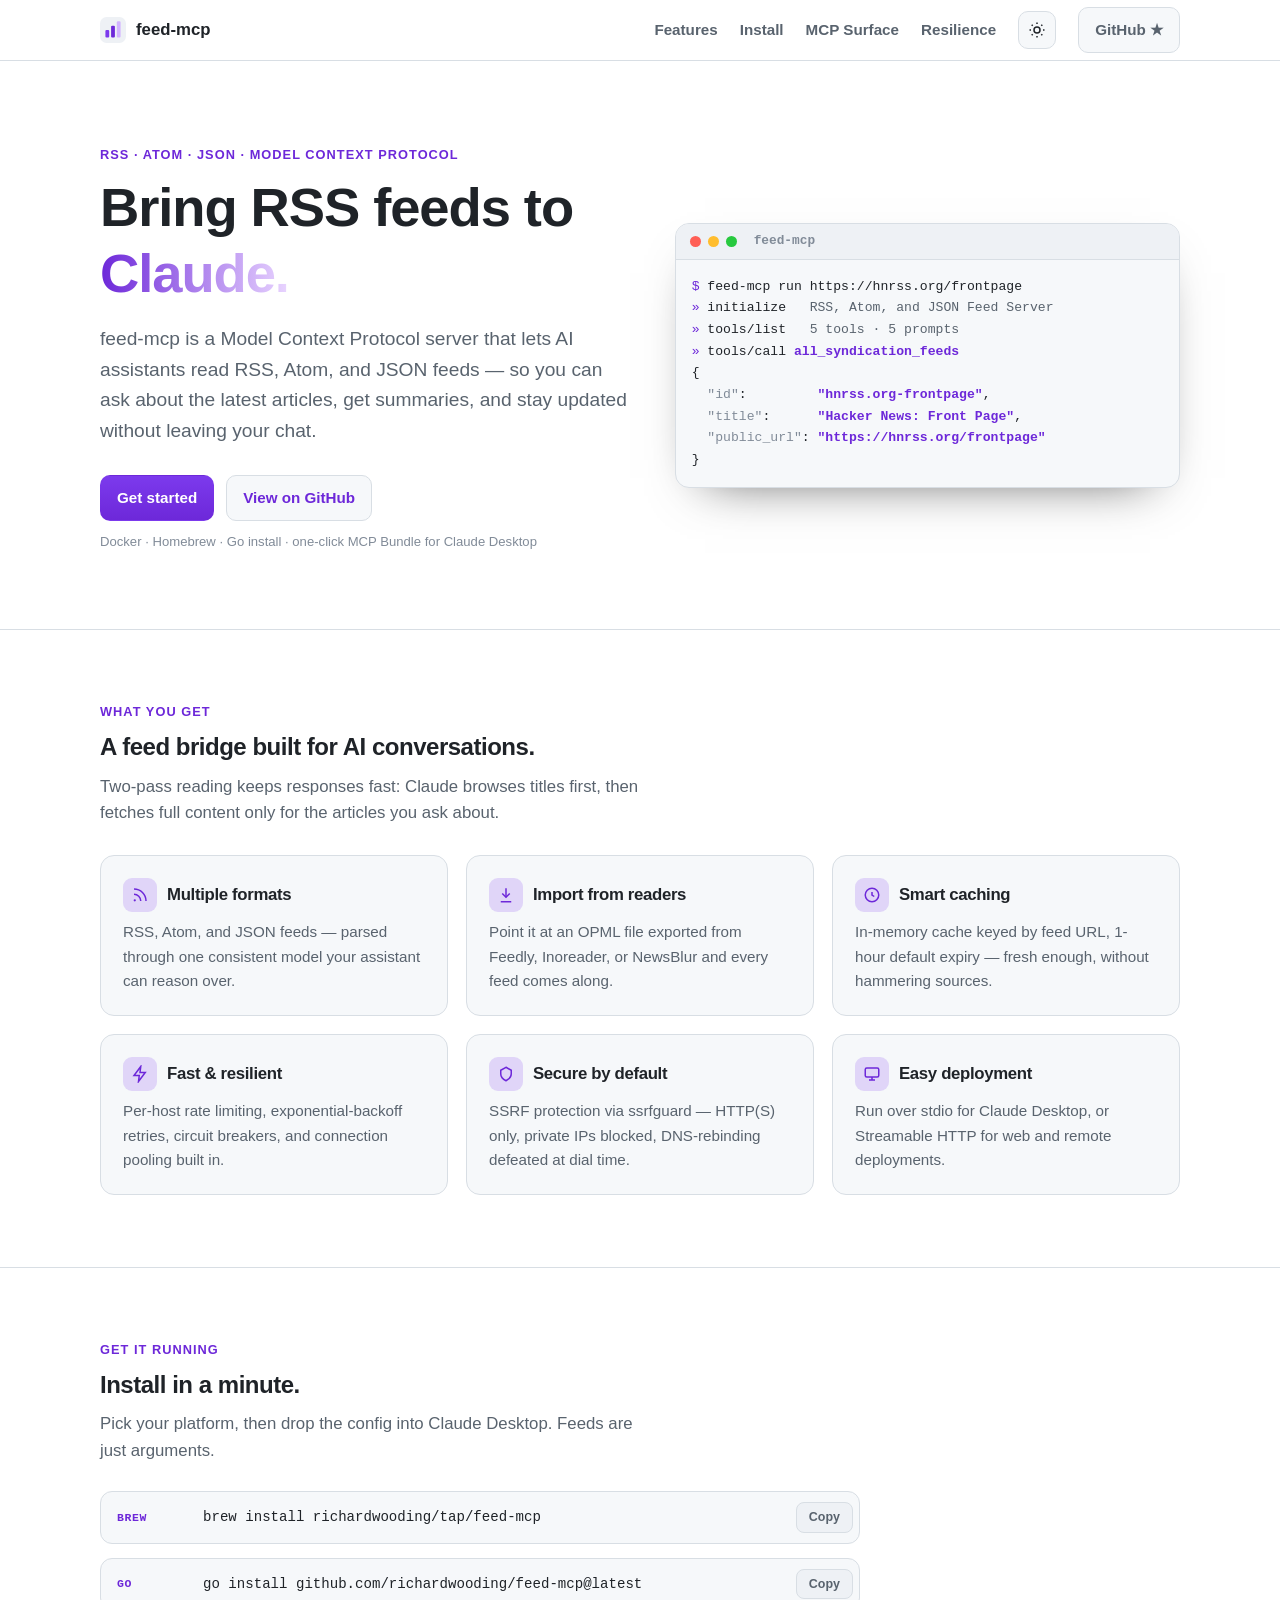
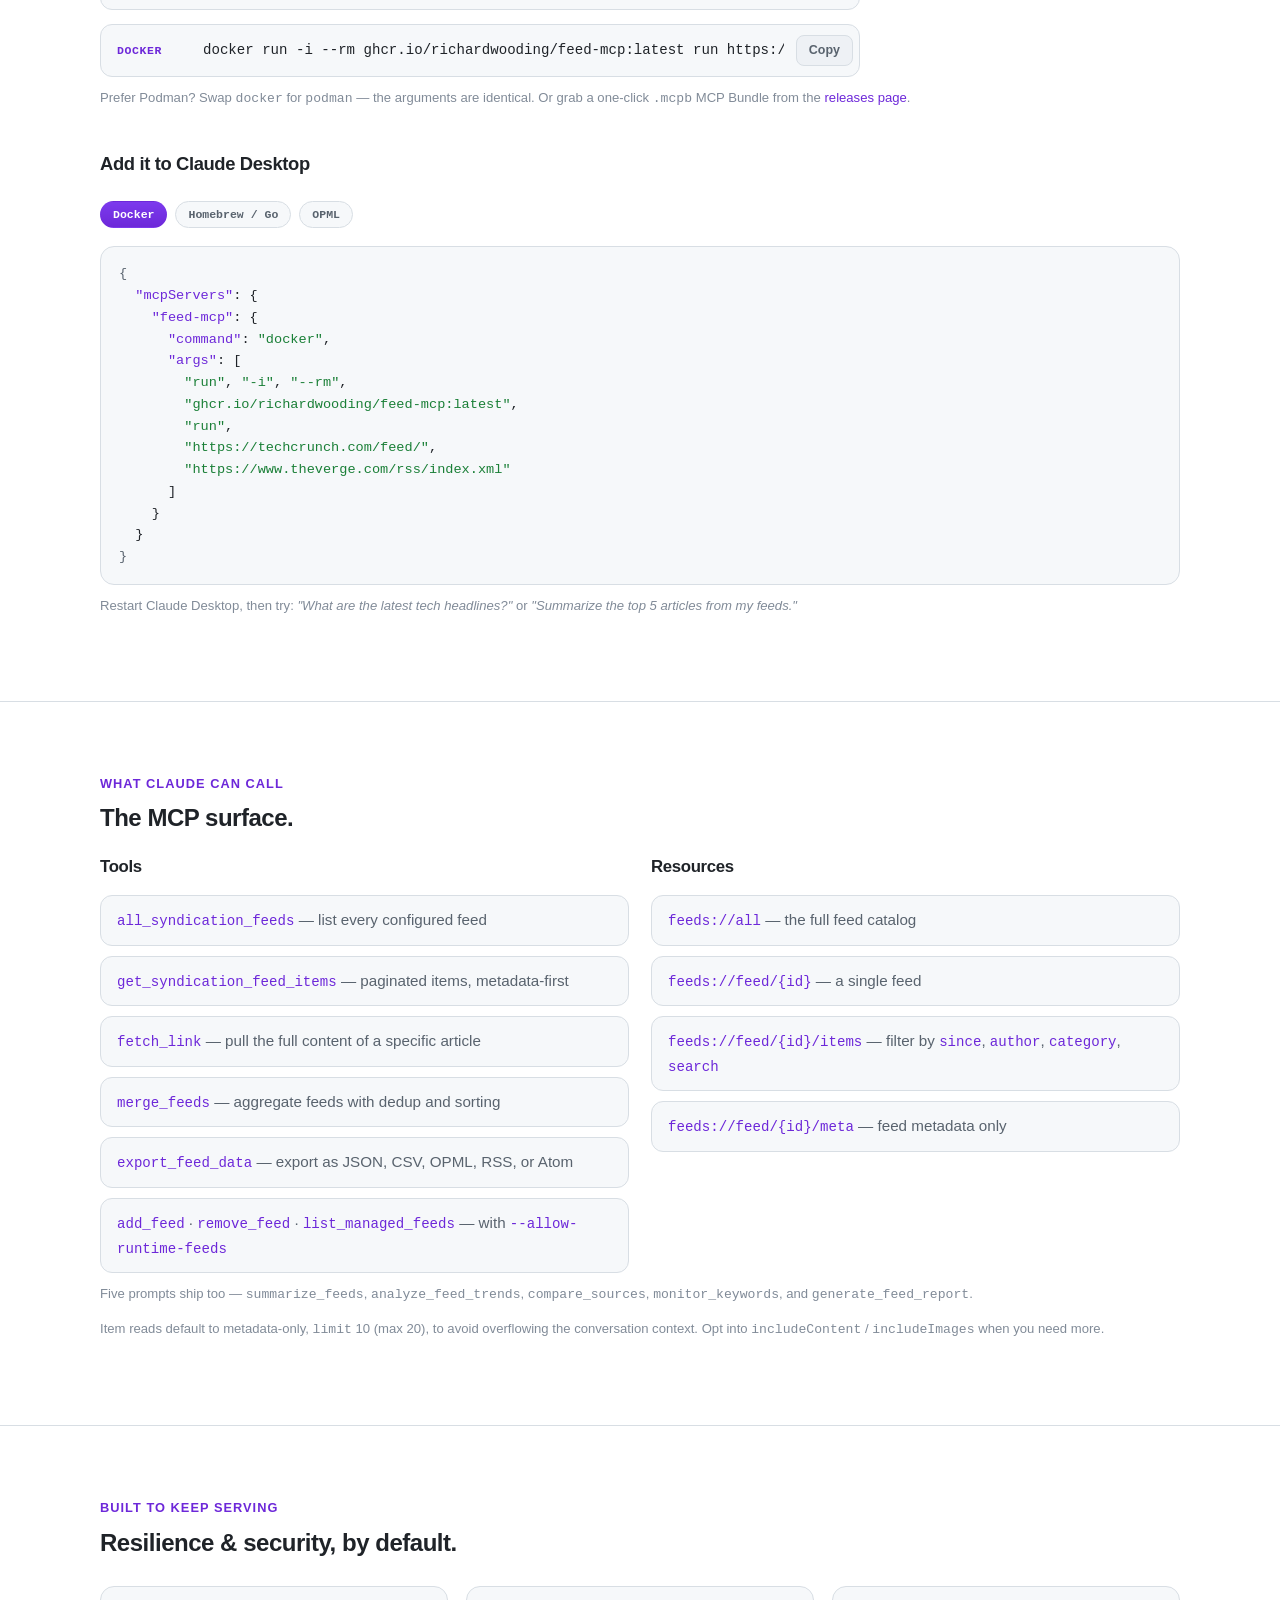
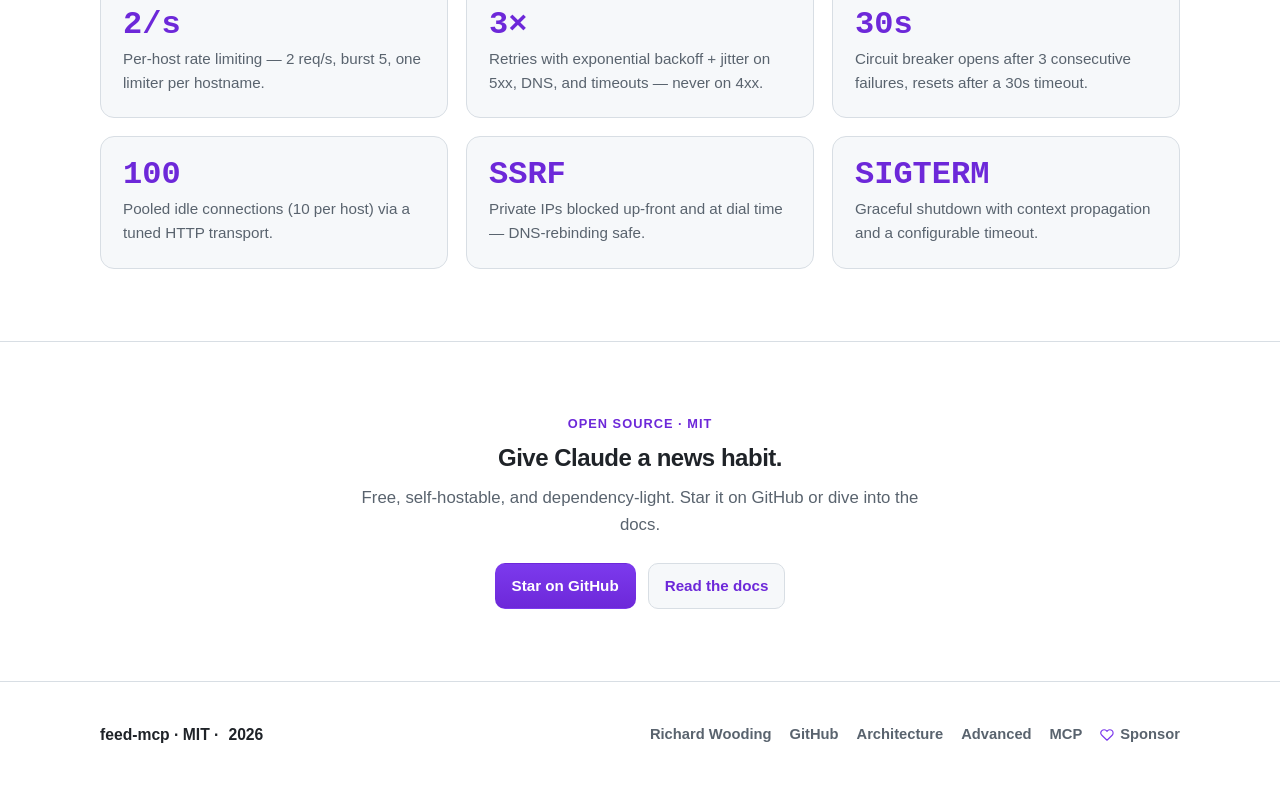
<file: docs/index.html>
<!doctype html>
<html lang="en">
<head>
  <meta charset="utf-8">
  <meta name="viewport" content="width=device-width, initial-scale=1">
  <!-- Google Tag Manager -->
  <script>(function(w,d,s,l,i){w[l]=w[l]||[];w[l].push({'gtm.start':
  new Date().getTime(),event:'gtm.js'});var f=d.getElementsByTagName(s)[0],
  j=d.createElement(s),dl=l!='dataLayer'?'&l='+l:'';j.async=true;j.src=
  'https://www.googletagmanager.com/gtm.js?id='+i+dl;f.parentNode.insertBefore(j,f);
  })(window,document,'script','dataLayer','GTM-NB62JPNJ');</script>
  <!-- End Google Tag Manager -->
  <title>feed-mcp — Bring RSS feeds to Claude</title>
  <meta name="description" content="feed-mcp is a Model Context Protocol server that lets Claude read RSS, Atom, and JSON feeds — with smart caching, rate limiting, circuit breakers, and SSRF protection.">
  <meta property="og:url" content="https://richardwooding.github.io/feed-mcp/">
  <meta property="og:site_name" content="Richard Wooding">
  <meta property="og:image" content="https://richardwooding.github.io/feed-mcp/og.png">
  <meta property="og:image:width" content="1200">
  <meta property="og:image:height" content="630">
  <meta property="og:image:alt" content="feed-mcp — Bring RSS feeds to Claude">
  <meta name="twitter:card" content="summary_large_image">
  <meta name="twitter:title" content="feed-mcp — Bring RSS feeds to Claude">
  <meta name="twitter:description" content="An MCP server that fetches RSS/Atom/JSON feeds and serves them to AI assistants.">
  <meta name="twitter:image" content="https://richardwooding.github.io/feed-mcp/og.png">
  <link rel="canonical" href="https://richardwooding.github.io/feed-mcp/">
  <meta property="og:title" content="feed-mcp — Bring RSS feeds to Claude">
  <meta property="og:description" content="An MCP server that fetches RSS/Atom/JSON feeds and serves them to AI assistants.">
  <meta property="og:type" content="website">
  <link rel="stylesheet" href="gloam.css">
  <script>try{var t=localStorage.getItem("gl-theme");if(t)document.documentElement.setAttribute("data-theme",t)}catch(e){}</script>
  <style>
    /* page-local extras, all derived from gloam tokens */
    .gl-config { background: var(--gl-panel); border: 1px solid var(--gl-border); border-radius: var(--gl-radius);
      padding: 16px 18px; overflow-x: auto; font-size: .85rem; line-height: 1.6; margin: 0; font-family: var(--gl-mono); }
    .gl-config .c { color: var(--gl-faint); }
    .gl-config .k { color: var(--gl-accent-2); }
    .gl-config .s { color: var(--gl-green); }
    .gl-config .p { color: var(--gl-muted); }
    .gl-panel-list { list-style: none; margin: 18px 0 0; padding: 0; display: grid; gap: 10px; }
    .gl-panel-list li { background: var(--gl-panel); border: 1px solid var(--gl-border); border-radius: 12px;
      padding: 12px 16px; color: var(--gl-muted); font-size: .95rem; }
    .gl-panel-list code { color: var(--gl-accent-2); font-size: .88rem; }
    .gl-tab-wrap { margin-top: 18px; }
    .gl-tab-wrap [data-gl-panel] { margin-top: 16px; }
    .gl-two-col { display: grid; grid-template-columns: 1fr 1fr; gap: 22px; align-items: start; }
    @media (max-width: 760px) { .gl-two-col { grid-template-columns: 1fr; } }
  </style>
</head>
<body class="gl">
<!-- Google Tag Manager (noscript) -->
<noscript><iframe src="https://www.googletagmanager.com/ns.html?id=GTM-NB62JPNJ"
height="0" width="0" style="display:none;visibility:hidden"></iframe></noscript>
<!-- End Google Tag Manager (noscript) -->
  <a class="gl-skip" href="#main">Skip to content</a>

  <header class="gl-nav">
    <div class="gl-wrap">
      <span class="gl-brand">
        <svg width="26" height="26" viewBox="0 0 24 24" aria-hidden="true">
          <rect width="24" height="24" rx="6" fill="var(--gl-panel-2)"/>
          <rect x="5" y="12" width="3.5" height="7" rx="1" fill="var(--gl-accent)"/>
          <rect x="10.25" y="8" width="3.5" height="11" rx="1" fill="var(--gl-accent-2)"/>
          <rect x="15.5" y="4" width="3.5" height="15" rx="1" fill="#d2b3ff"/>
        </svg>
        feed-mcp
      </span>
      <button class="gl-nav-toggle" aria-label="Toggle navigation" data-gl-nav-toggle="nav">☰</button>
      <nav id="nav">
        <a href="#features">Features</a>
        <a href="#install">Install</a>
        <a href="#surface">MCP Surface</a>
        <a href="#resilience">Resilience</a>
        <button class="gl-theme-toggle" data-gl-theme-toggle aria-label="Toggle color theme" aria-pressed="true">
          <svg class="gl-moon" viewBox="0 0 24 24" fill="none" stroke="currentColor" stroke-width="2" aria-hidden="true"><path d="M21 12.8A9 9 0 1 1 11.2 3a7 7 0 0 0 9.8 9.8z"/></svg>
          <svg class="gl-sun" viewBox="0 0 24 24" fill="none" stroke="currentColor" stroke-width="2" aria-hidden="true"><circle cx="12" cy="12" r="4"/><path d="M12 2v2M12 20v2M2 12h2M20 12h2M4.9 4.9l1.4 1.4M17.7 17.7l1.4 1.4M19.1 4.9l-1.4 1.4M6.3 17.7l-1.4 1.4"/></svg>
        </button>
        <a class="gl-btn ghost" href="https://github.com/richardwooding/feed-mcp">GitHub ★</a>
      </nav>
    </div>
  </header>

  <main id="main">
    <!-- HERO -->
    <section class="gl-hero">
      <div class="gl-wrap gl-hero-grid">
        <div>
          <p class="gl-eyebrow">rss · atom · json · model context protocol</p>
          <h1>Bring RSS feeds to <span class="gl-grad">Claude.</span></h1>
          <p class="sub">feed-mcp is a Model Context Protocol server that lets AI assistants read RSS, Atom, and JSON feeds — so you can ask about the latest articles, get summaries, and stay updated without leaving your chat.</p>
          <div class="gl-cta">
            <a class="gl-btn primary" href="#install">Get started</a>
            <a class="gl-btn ghost" href="https://github.com/richardwooding/feed-mcp">View on GitHub</a>
          </div>
          <p class="gl-hint">Docker · Homebrew · Go install · one-click MCP Bundle for Claude Desktop</p>
        </div>
        <div class="gl-term">
          <div class="bar">
            <span class="dot" style="background:#ff5f56"></span>
            <span class="dot" style="background:#ffbd2e"></span>
            <span class="dot" style="background:#27c93f"></span>
            <span class="t">feed-mcp</span>
          </div>
<pre><span class="pr">$</span> feed-mcp run https://hnrss.org/frontpage
<span class="pr">»</span> initialize   <span class="loc">RSS, Atom, and JSON Feed Server</span>
<span class="pr">»</span> tools/list   <span class="loc">5 tools · 5 prompts</span>
<span class="pr">»</span> tools/call <span class="n">all_syndication_feeds</span>
{
  <span class="hd">"id"</span>:         <span class="n">"hnrss.org-frontpage"</span>,
  <span class="hd">"title"</span>:      <span class="n">"Hacker News: Front Page"</span>,
  <span class="hd">"public_url"</span>: <span class="n">"https://hnrss.org/frontpage"</span>
}</pre>
        </div>
      </div>
    </section>

    <!-- FEATURES -->
    <section id="features" class="gl-section">
      <div class="gl-wrap">
        <p class="gl-eyebrow">what you get</p>
        <h2>A feed bridge built for AI conversations.</h2>
        <p class="gl-lede" style="margin-top:12px">Two-pass reading keeps responses fast: Claude browses titles first, then fetches full content only for the articles you ask about.</p>
        <div class="gl-grid feat" style="margin-top:28px">
          <div class="gl-card">
            <h3>
              <span class="gl-icon"><svg viewBox="0 0 24 24" fill="none" stroke="currentColor" stroke-width="2"><path d="M4 11a9 9 0 0 1 9 9"/><path d="M4 4a16 16 0 0 1 16 16"/><circle cx="5" cy="19" r="1.5" fill="currentColor" stroke="none"/></svg></span>
              Multiple formats
            </h3>
            <p>RSS, Atom, and JSON feeds — parsed through one consistent model your assistant can reason over.</p>
          </div>
          <div class="gl-card">
            <h3>
              <span class="gl-icon"><svg viewBox="0 0 24 24" fill="none" stroke="currentColor" stroke-width="2"><path d="M12 3v12"/><path d="M7 10l5 5 5-5"/><path d="M5 21h14"/></svg></span>
              Import from readers
            </h3>
            <p>Point it at an OPML file exported from Feedly, Inoreader, or NewsBlur and every feed comes along.</p>
          </div>
          <div class="gl-card">
            <h3>
              <span class="gl-icon"><svg viewBox="0 0 24 24" fill="none" stroke="currentColor" stroke-width="2"><path d="M12 8v4l3 2"/><circle cx="12" cy="12" r="9"/></svg></span>
              Smart caching
            </h3>
            <p>In-memory cache keyed by feed URL, 1-hour default expiry — fresh enough, without hammering sources.</p>
          </div>
          <div class="gl-card">
            <h3>
              <span class="gl-icon"><svg viewBox="0 0 24 24" fill="none" stroke="currentColor" stroke-width="2"><path d="M13 2L4 14h7l-1 8 9-12h-7z"/></svg></span>
              Fast &amp; resilient
            </h3>
            <p>Per-host rate limiting, exponential-backoff retries, circuit breakers, and connection pooling built in.</p>
          </div>
          <div class="gl-card">
            <h3>
              <span class="gl-icon"><svg viewBox="0 0 24 24" fill="none" stroke="currentColor" stroke-width="2"><path d="M12 3l7 4v5c0 4-3 7-7 9-4-2-7-5-7-9V7z"/></svg></span>
              Secure by default
            </h3>
            <p>SSRF protection via ssrfguard — HTTP(S) only, private IPs blocked, DNS-rebinding defeated at dial time.</p>
          </div>
          <div class="gl-card">
            <h3>
              <span class="gl-icon"><svg viewBox="0 0 24 24" fill="none" stroke="currentColor" stroke-width="2"><rect x="3" y="4" width="18" height="12" rx="2"/><path d="M8 20h8M12 16v4"/></svg></span>
              Easy deployment
            </h3>
            <p>Run over stdio for Claude Desktop, or Streamable HTTP for web and remote deployments.</p>
          </div>
        </div>
      </div>
    </section>

    <!-- INSTALL -->
    <section id="install" class="gl-section">
      <div class="gl-wrap">
        <p class="gl-eyebrow">get it running</p>
        <h2>Install in a minute.</h2>
        <p class="gl-lede" style="margin-top:12px">Pick your platform, then drop the config into Claude Desktop. Feeds are just arguments.</p>

        <div class="gl-install" style="margin-top:26px">
          <div class="gl-snip">
            <span class="lbl">brew</span>
            <code id="i-brew">brew install richardwooding/tap/feed-mcp</code>
            <button class="gl-copy" data-gl-copy="i-brew">Copy</button>
          </div>
          <div class="gl-snip">
            <span class="lbl">go</span>
            <code id="i-go">go install github.com/richardwooding/feed-mcp@latest</code>
            <button class="gl-copy" data-gl-copy="i-go">Copy</button>
          </div>
          <div class="gl-snip">
            <span class="lbl">docker</span>
            <code id="i-docker">docker run -i --rm ghcr.io/richardwooding/feed-mcp:latest run https://techcrunch.com/feed/</code>
            <button class="gl-copy" data-gl-copy="i-docker">Copy</button>
          </div>
        </div>
        <p class="gl-hint">Prefer Podman? Swap <code>docker</code> for <code>podman</code> — the arguments are identical. Or grab a one-click <code>.mcpb</code> MCP Bundle from the <a href="https://github.com/richardwooding/feed-mcp/releases">releases page</a>.</p>

        <h3 style="margin-top:44px;font-size:1.15rem">Add it to Claude Desktop</h3>
        <div class="gl-badges" role="tablist" aria-label="Choose install method" data-gl-tabs>
          <button class="gl-lang" role="tab" data-gl-tab="docker" aria-selected="true">Docker</button>
          <button class="gl-lang" role="tab" data-gl-tab="brew">Homebrew / Go</button>
          <button class="gl-lang" role="tab" data-gl-tab="opml">OPML</button>
        </div>

        <div class="gl-tab-wrap">
          <div data-gl-panel="docker">
<pre class="gl-config"><span class="p">{</span>
  <span class="k">"mcpServers"</span>: {
    <span class="k">"feed-mcp"</span>: {
      <span class="k">"command"</span>: <span class="s">"docker"</span>,
      <span class="k">"args"</span>: [
        <span class="s">"run"</span>, <span class="s">"-i"</span>, <span class="s">"--rm"</span>,
        <span class="s">"ghcr.io/richardwooding/feed-mcp:latest"</span>,
        <span class="s">"run"</span>,
        <span class="s">"https://techcrunch.com/feed/"</span>,
        <span class="s">"https://www.theverge.com/rss/index.xml"</span>
      ]
    }
  }
<span class="p">}</span></pre>
          </div>
          <div data-gl-panel="brew" hidden>
<pre class="gl-config"><span class="c">// after `brew install` or `go install`</span>
<span class="p">{</span>
  <span class="k">"mcpServers"</span>: {
    <span class="k">"feed-mcp"</span>: {
      <span class="k">"command"</span>: <span class="s">"feed-mcp"</span>,
      <span class="k">"args"</span>: [<span class="s">"run"</span>, <span class="s">"https://techcrunch.com/feed/"</span>]
    }
  }
<span class="p">}</span></pre>
          </div>
          <div data-gl-panel="opml" hidden>
<pre class="gl-config"><span class="c">// bring your whole reader — export OPML from Feedly / Inoreader</span>
<span class="p">{</span>
  <span class="k">"mcpServers"</span>: {
    <span class="k">"my-feeds"</span>: {
      <span class="k">"command"</span>: <span class="s">"docker"</span>,
      <span class="k">"args"</span>: [
        <span class="s">"run"</span>, <span class="s">"-i"</span>, <span class="s">"--rm"</span>,
        <span class="s">"-v"</span>, <span class="s">"/path/to/feeds.opml:/feeds.opml:ro"</span>,
        <span class="s">"ghcr.io/richardwooding/feed-mcp:latest"</span>,
        <span class="s">"run"</span>, <span class="s">"--opml"</span>, <span class="s">"/feeds.opml"</span>
      ]
    }
  }
<span class="p">}</span></pre>
          </div>
        </div>
        <p class="gl-hint">Restart Claude Desktop, then try: <em>"What are the latest tech headlines?"</em> or <em>"Summarize the top 5 articles from my feeds."</em></p>
      </div>
    </section>

    <!-- MCP SURFACE -->
    <section id="surface" class="gl-section">
      <div class="gl-wrap">
        <p class="gl-eyebrow">what claude can call</p>
        <h2>The MCP surface.</h2>
        <div class="gl-two-col" style="margin-top:24px">
          <div>
            <h3 style="font-size:1.05rem;margin-bottom:6px">Tools</h3>
            <ul class="gl-panel-list">
              <li><code>all_syndication_feeds</code> — list every configured feed</li>
              <li><code>get_syndication_feed_items</code> — paginated items, metadata-first</li>
              <li><code>fetch_link</code> — pull the full content of a specific article</li>
              <li><code>merge_feeds</code> — aggregate feeds with dedup and sorting</li>
              <li><code>export_feed_data</code> — export as JSON, CSV, OPML, RSS, or Atom</li>
              <li><code>add_feed</code> · <code>remove_feed</code> · <code>list_managed_feeds</code> — with <code>--allow-runtime-feeds</code></li>
            </ul>
          </div>
          <div>
            <h3 style="font-size:1.05rem;margin-bottom:6px">Resources</h3>
            <ul class="gl-panel-list">
              <li><code>feeds://all</code> — the full feed catalog</li>
              <li><code>feeds://feed/{id}</code> — a single feed</li>
              <li><code>feeds://feed/{id}/items</code> — filter by <code>since</code>, <code>author</code>, <code>category</code>, <code>search</code></li>
              <li><code>feeds://feed/{id}/meta</code> — feed metadata only</li>
            </ul>
          </div>
        </div>
        <p class="gl-hint">Five prompts ship too — <code>summarize_feeds</code>, <code>analyze_feed_trends</code>, <code>compare_sources</code>, <code>monitor_keywords</code>, and <code>generate_feed_report</code>.</p>
        <p class="gl-hint">Item reads default to metadata-only, <code>limit</code> 10 (max 20), to avoid overflowing the conversation context. Opt into <code>includeContent</code> / <code>includeImages</code> when you need more.</p>
      </div>
    </section>

    <!-- RESILIENCE -->
    <section id="resilience" class="gl-section">
      <div class="gl-wrap">
        <p class="gl-eyebrow">built to keep serving</p>
        <h2>Resilience &amp; security, by default.</h2>
        <div class="gl-grid feat" style="margin-top:28px">
          <div class="gl-card">
            <div class="gl-stat">2/s</div>
            <p style="margin-top:6px">Per-host rate limiting — 2 req/s, burst 5, one limiter per hostname.</p>
          </div>
          <div class="gl-card">
            <div class="gl-stat">3×</div>
            <p style="margin-top:6px">Retries with exponential backoff + jitter on 5xx, DNS, and timeouts — never on 4xx.</p>
          </div>
          <div class="gl-card">
            <div class="gl-stat">30s</div>
            <p style="margin-top:6px">Circuit breaker opens after 3 consecutive failures, resets after a 30s timeout.</p>
          </div>
          <div class="gl-card">
            <div class="gl-stat">100</div>
            <p style="margin-top:6px">Pooled idle connections (10 per host) via a tuned HTTP transport.</p>
          </div>
          <div class="gl-card">
            <div class="gl-stat">SSRF</div>
            <p style="margin-top:6px">Private IPs blocked up-front and at dial time — DNS-rebinding safe.</p>
          </div>
          <div class="gl-card">
            <div class="gl-stat">SIGTERM</div>
            <p style="margin-top:6px">Graceful shutdown with context propagation and a configurable timeout.</p>
          </div>
        </div>
      </div>
    </section>

    <!-- CTA -->
    <section class="gl-section">
      <div class="gl-wrap" style="text-align:center">
        <p class="gl-eyebrow" style="justify-content:center">open source · MIT</p>
        <h2>Give Claude a news habit.</h2>
        <p class="gl-lede" style="margin:12px auto 24px">Free, self-hostable, and dependency-light. Star it on GitHub or dive into the docs.</p>
        <div class="gl-cta" style="justify-content:center">
          <a class="gl-btn primary" href="https://github.com/richardwooding/feed-mcp">Star on GitHub</a>
          <a class="gl-btn ghost" href="https://github.com/richardwooding/feed-mcp/blob/main/docs/ADVANCED.md">Read the docs</a>
        </div>
      </div>
    </section>
  </main>

  <footer class="gl-footer">
    <div class="gl-wrap">
      <span class="gl-brand" style="font-size:.98rem">feed-mcp · MIT · <span data-gl-year></span></span>
      <nav class="gl-fnav">
        <a href="https://richardwooding.github.io/">Richard Wooding</a>
        <a href="https://github.com/richardwooding/feed-mcp">GitHub</a>
        <a href="https://github.com/richardwooding/feed-mcp/blob/main/docs/ARCHITECTURE.md">Architecture</a>
        <a href="https://github.com/richardwooding/feed-mcp/blob/main/docs/ADVANCED.md">Advanced</a>
        <a href="https://modelcontextprotocol.io">MCP</a>
        <a class="gl-sponsor" href="https://github.com/sponsors/richardwooding">
          <svg viewBox="0 0 24 24" fill="none" stroke="currentColor" stroke-width="2" stroke-linecap="round" stroke-linejoin="round" aria-hidden="true"><path d="M20.8 4.6a5.5 5.5 0 0 0-7.8 0L12 5.7l-1-1.1a5.5 5.5 0 0 0-7.8 7.8L12 21l8.8-8.6a5.5 5.5 0 0 0 0-7.8z"/></svg>
          Sponsor
        </a>
      </nav>
    </div>
  </footer>

  <script src="gloam.js" defer></script>
</body>
</html>
</file>
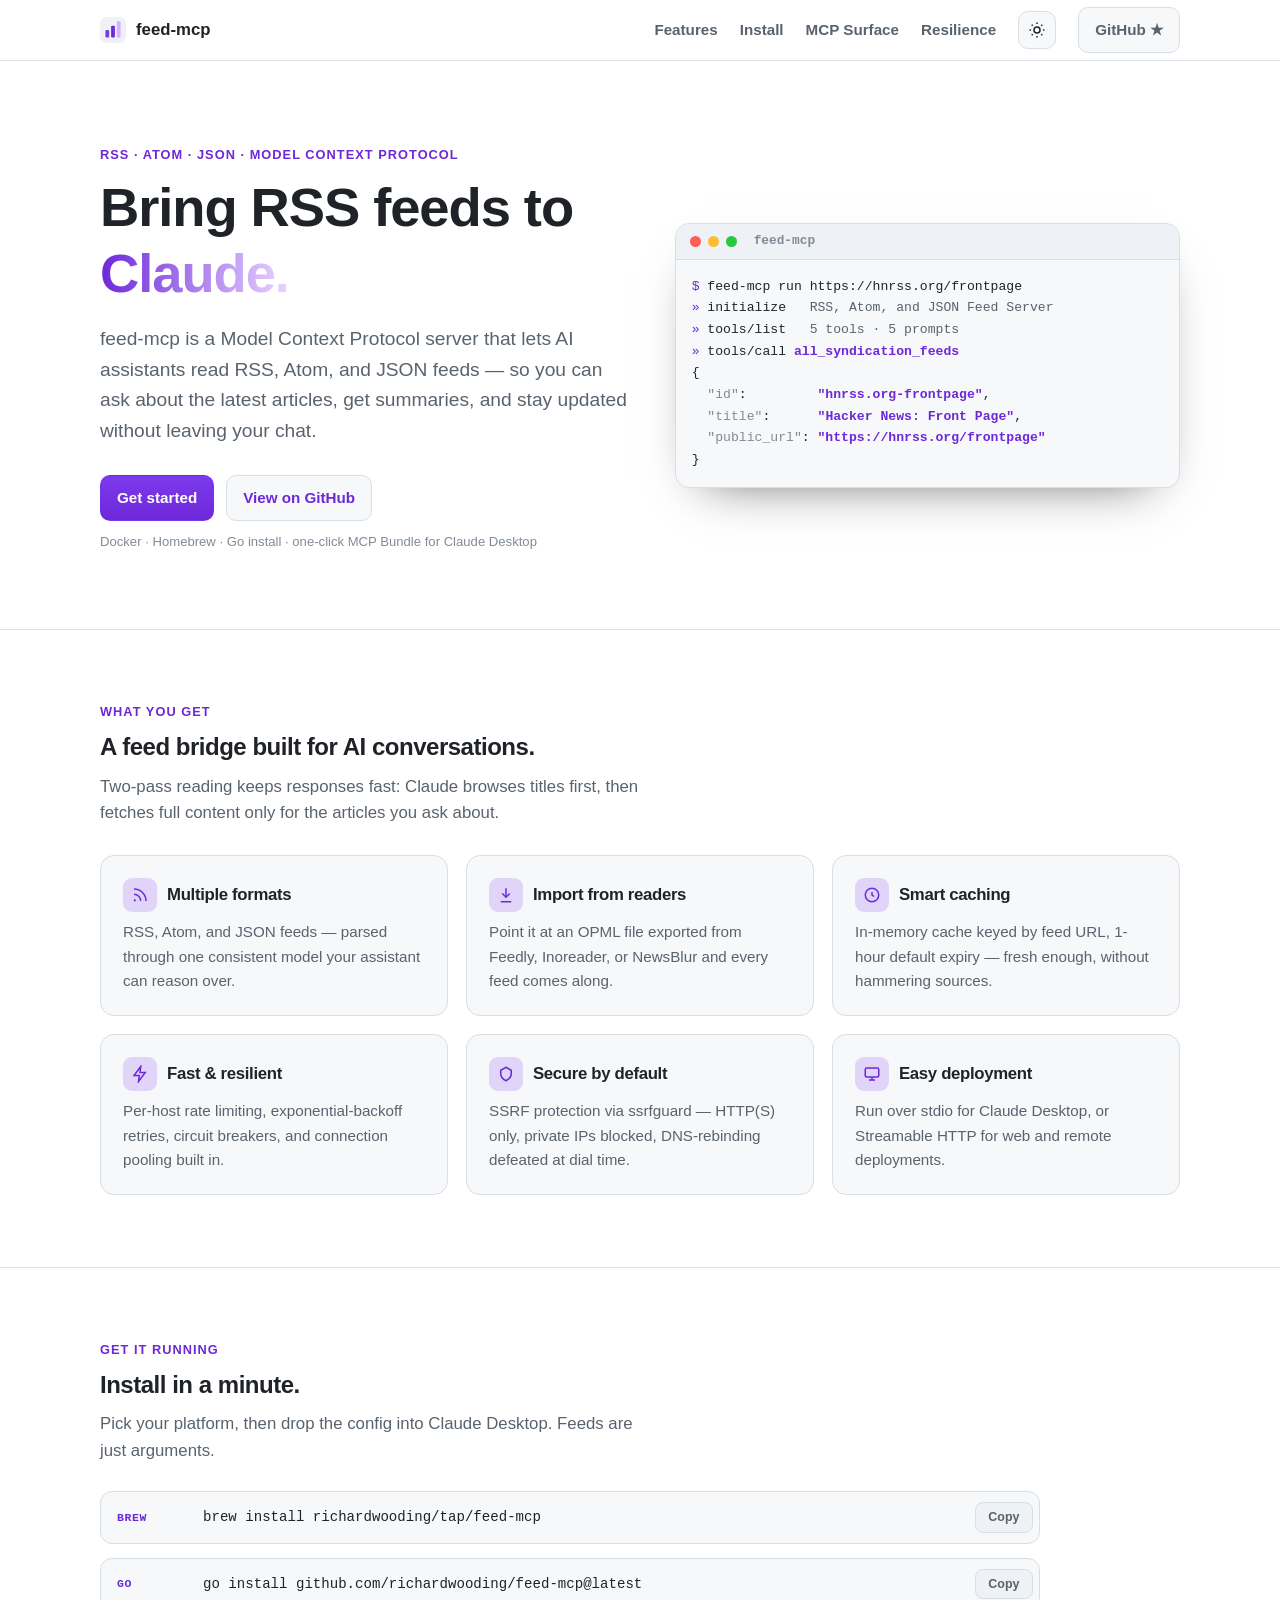
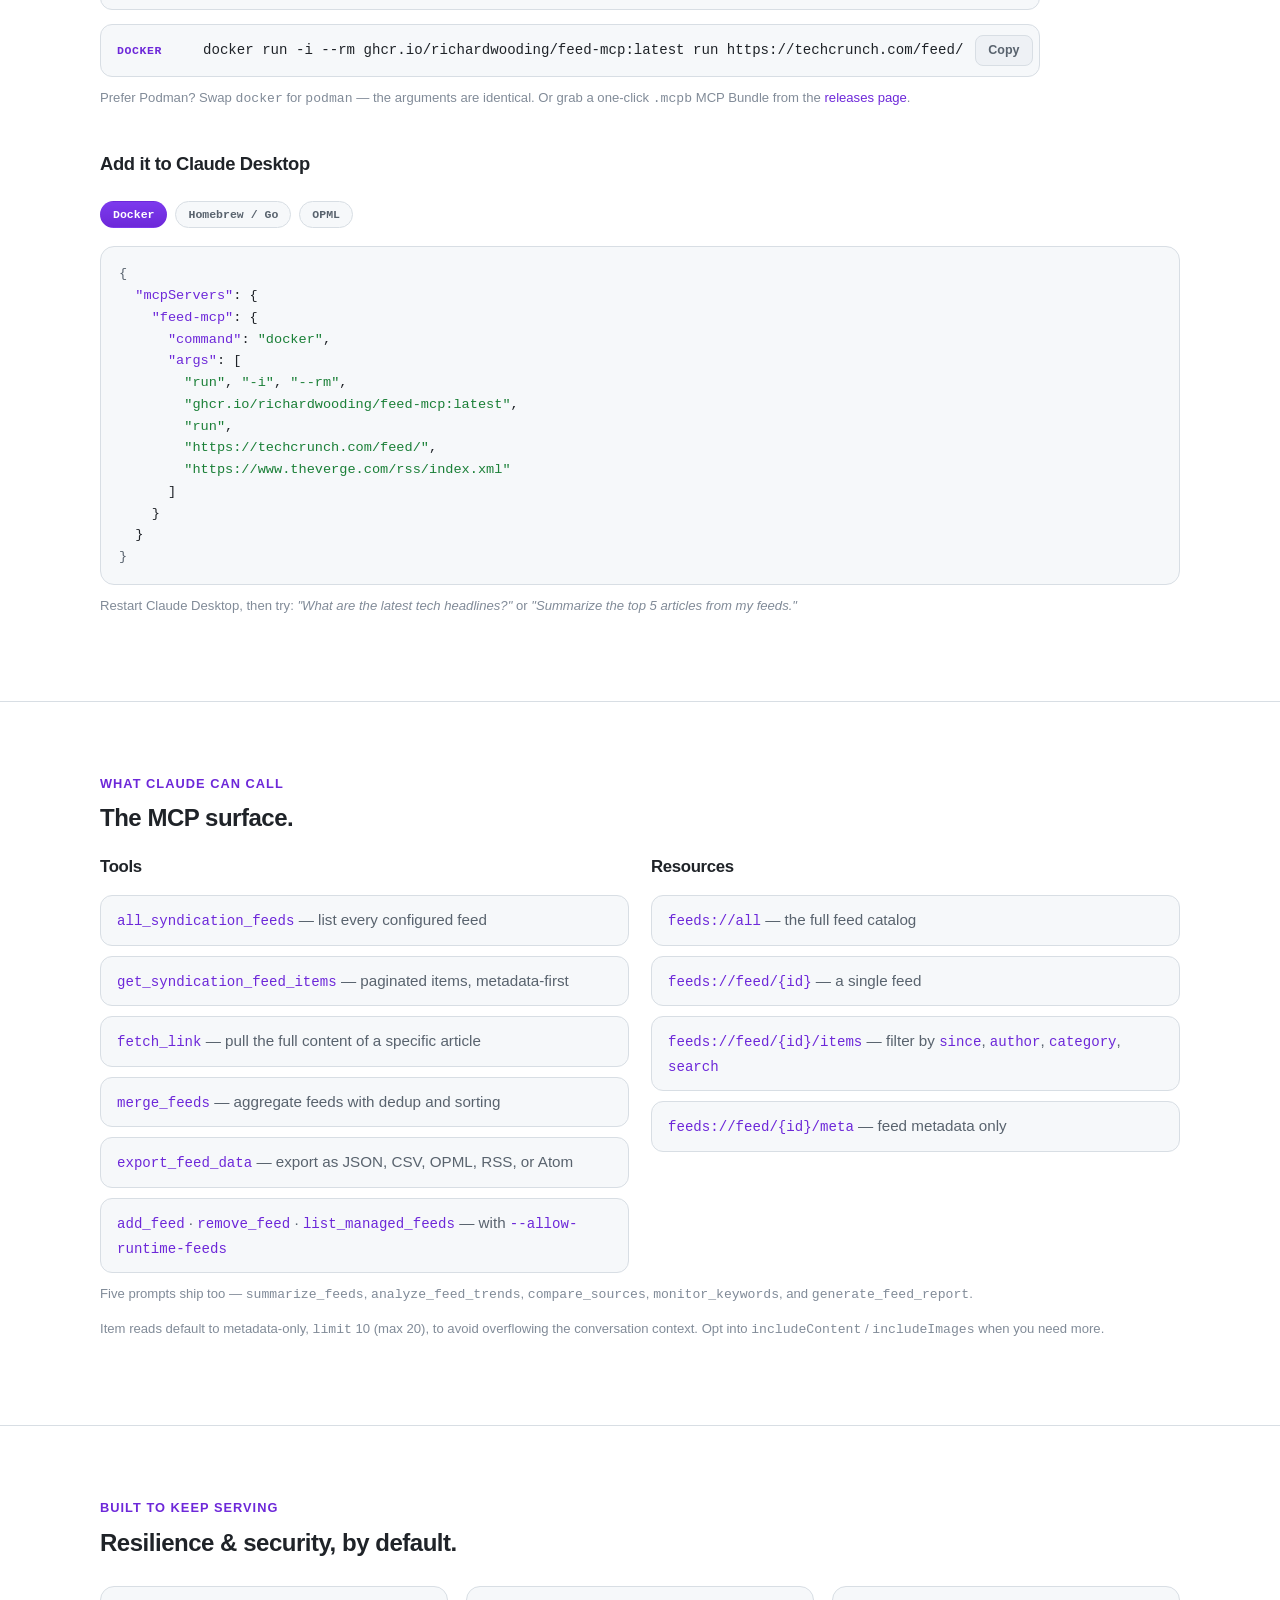
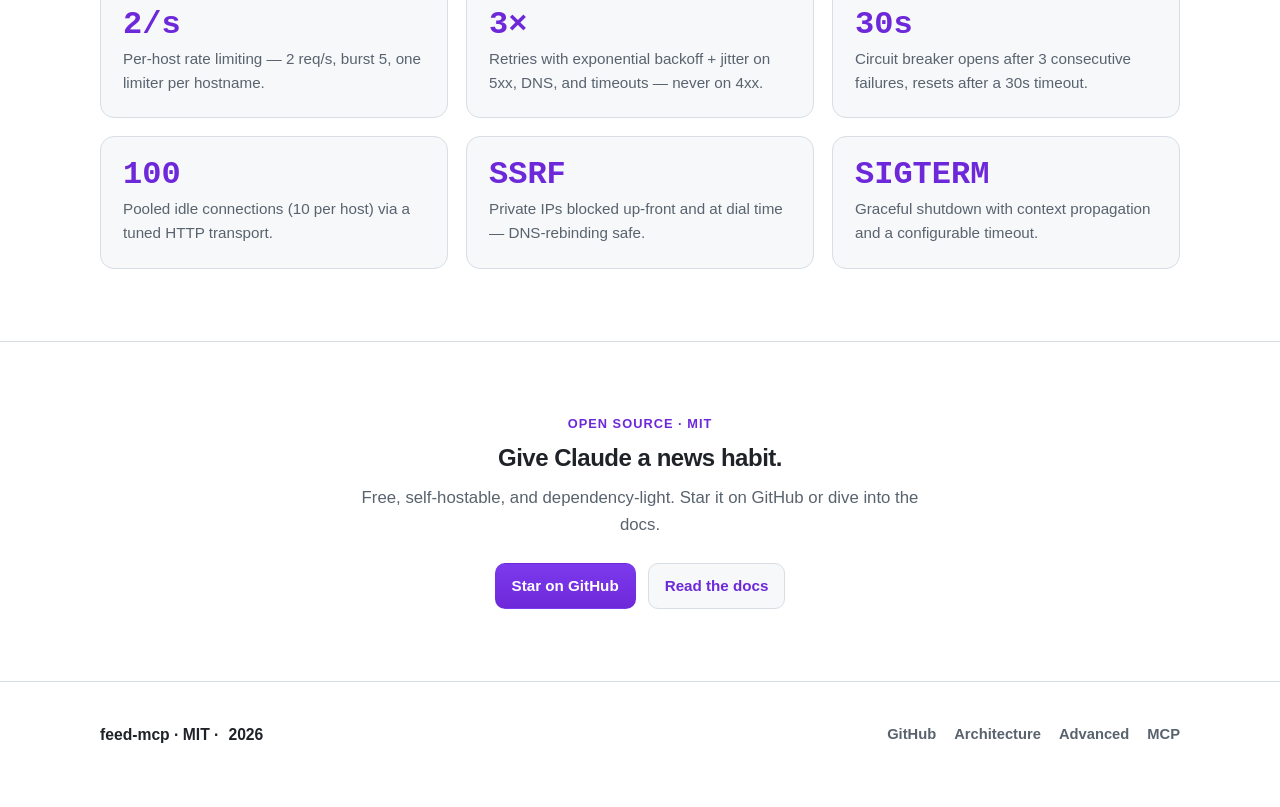
<file: site/index.html>
<!doctype html>
<html lang="en">
<head>
  <meta charset="utf-8">
  <meta name="viewport" content="width=device-width, initial-scale=1">
  <title>feed-mcp — Bring RSS feeds to Claude</title>
  <meta name="description" content="feed-mcp is a Model Context Protocol server that lets Claude read RSS, Atom, and JSON feeds — with smart caching, rate limiting, circuit breakers, and SSRF protection.">
  <meta property="og:title" content="feed-mcp — Bring RSS feeds to Claude">
  <meta property="og:description" content="An MCP server that fetches RSS/Atom/JSON feeds and serves them to AI assistants.">
  <meta property="og:type" content="website">
  <link rel="stylesheet" href="gloam.css">
  <script>try{var t=localStorage.getItem("gl-theme");if(t)document.documentElement.setAttribute("data-theme",t)}catch(e){}</script>
  <style>
    /* page-local extras, all derived from gloam tokens */
    .gl-config { background: var(--gl-panel); border: 1px solid var(--gl-border); border-radius: var(--gl-radius);
      padding: 16px 18px; overflow-x: auto; font-size: .85rem; line-height: 1.6; margin: 0; font-family: var(--gl-mono); }
    .gl-config .c { color: var(--gl-faint); }
    .gl-config .k { color: var(--gl-accent-2); }
    .gl-config .s { color: var(--gl-green); }
    .gl-config .p { color: var(--gl-muted); }
    .gl-panel-list { list-style: none; margin: 18px 0 0; padding: 0; display: grid; gap: 10px; }
    .gl-panel-list li { background: var(--gl-panel); border: 1px solid var(--gl-border); border-radius: 12px;
      padding: 12px 16px; color: var(--gl-muted); font-size: .95rem; }
    .gl-panel-list code { color: var(--gl-accent-2); font-size: .88rem; }
    .gl-tab-wrap { margin-top: 18px; }
    .gl-tab-wrap [data-gl-panel] { margin-top: 16px; }
    .gl-two-col { display: grid; grid-template-columns: 1fr 1fr; gap: 22px; align-items: start; }
    @media (max-width: 760px) { .gl-two-col { grid-template-columns: 1fr; } }
  </style>
</head>
<body class="gl">
  <a class="gl-skip" href="#main">Skip to content</a>

  <header class="gl-nav">
    <div class="gl-wrap">
      <span class="gl-brand">
        <svg width="26" height="26" viewBox="0 0 24 24" aria-hidden="true">
          <rect width="24" height="24" rx="6" fill="var(--gl-panel-2)"/>
          <rect x="5" y="12" width="3.5" height="7" rx="1" fill="var(--gl-accent)"/>
          <rect x="10.25" y="8" width="3.5" height="11" rx="1" fill="var(--gl-accent-2)"/>
          <rect x="15.5" y="4" width="3.5" height="15" rx="1" fill="#d2b3ff"/>
        </svg>
        feed-mcp
      </span>
      <button class="gl-nav-toggle" aria-label="Toggle navigation" data-gl-nav-toggle="nav">☰</button>
      <nav id="nav">
        <a href="#features">Features</a>
        <a href="#install">Install</a>
        <a href="#surface">MCP Surface</a>
        <a href="#resilience">Resilience</a>
        <button class="gl-theme-toggle" data-gl-theme-toggle aria-label="Toggle color theme" aria-pressed="true">
          <svg class="gl-moon" viewBox="0 0 24 24" fill="none" stroke="currentColor" stroke-width="2" aria-hidden="true"><path d="M21 12.8A9 9 0 1 1 11.2 3a7 7 0 0 0 9.8 9.8z"/></svg>
          <svg class="gl-sun" viewBox="0 0 24 24" fill="none" stroke="currentColor" stroke-width="2" aria-hidden="true"><circle cx="12" cy="12" r="4"/><path d="M12 2v2M12 20v2M2 12h2M20 12h2M4.9 4.9l1.4 1.4M17.7 17.7l1.4 1.4M19.1 4.9l-1.4 1.4M6.3 17.7l-1.4 1.4"/></svg>
        </button>
        <a class="gl-btn ghost" href="https://github.com/richardwooding/feed-mcp">GitHub ★</a>
      </nav>
    </div>
  </header>

  <main id="main">
    <!-- HERO -->
    <section class="gl-hero">
      <div class="gl-wrap gl-hero-grid">
        <div>
          <p class="gl-eyebrow">rss · atom · json · model context protocol</p>
          <h1>Bring RSS feeds to <span class="gl-grad">Claude.</span></h1>
          <p class="sub">feed-mcp is a Model Context Protocol server that lets AI assistants read RSS, Atom, and JSON feeds — so you can ask about the latest articles, get summaries, and stay updated without leaving your chat.</p>
          <div class="gl-cta">
            <a class="gl-btn primary" href="#install">Get started</a>
            <a class="gl-btn ghost" href="https://github.com/richardwooding/feed-mcp">View on GitHub</a>
          </div>
          <p class="gl-hint">Docker · Homebrew · Go install · one-click MCP Bundle for Claude Desktop</p>
        </div>
        <div class="gl-term">
          <div class="bar">
            <span class="dot" style="background:#ff5f56"></span>
            <span class="dot" style="background:#ffbd2e"></span>
            <span class="dot" style="background:#27c93f"></span>
            <span class="t">feed-mcp</span>
          </div>
<pre><span class="pr">$</span> feed-mcp run https://hnrss.org/frontpage
<span class="pr">»</span> initialize   <span class="loc">RSS, Atom, and JSON Feed Server</span>
<span class="pr">»</span> tools/list   <span class="loc">5 tools · 5 prompts</span>
<span class="pr">»</span> tools/call <span class="n">all_syndication_feeds</span>
{
  <span class="hd">"id"</span>:         <span class="n">"hnrss.org-frontpage"</span>,
  <span class="hd">"title"</span>:      <span class="n">"Hacker News: Front Page"</span>,
  <span class="hd">"public_url"</span>: <span class="n">"https://hnrss.org/frontpage"</span>
}</pre>
        </div>
      </div>
    </section>

    <!-- FEATURES -->
    <section id="features" class="gl-section">
      <div class="gl-wrap">
        <p class="gl-eyebrow">what you get</p>
        <h2>A feed bridge built for AI conversations.</h2>
        <p class="gl-lede" style="margin-top:12px">Two-pass reading keeps responses fast: Claude browses titles first, then fetches full content only for the articles you ask about.</p>
        <div class="gl-grid feat" style="margin-top:28px">
          <div class="gl-card">
            <h3>
              <span class="gl-icon"><svg viewBox="0 0 24 24" fill="none" stroke="currentColor" stroke-width="2"><path d="M4 11a9 9 0 0 1 9 9"/><path d="M4 4a16 16 0 0 1 16 16"/><circle cx="5" cy="19" r="1.5" fill="currentColor" stroke="none"/></svg></span>
              Multiple formats
            </h3>
            <p>RSS, Atom, and JSON feeds — parsed through one consistent model your assistant can reason over.</p>
          </div>
          <div class="gl-card">
            <h3>
              <span class="gl-icon"><svg viewBox="0 0 24 24" fill="none" stroke="currentColor" stroke-width="2"><path d="M12 3v12"/><path d="M7 10l5 5 5-5"/><path d="M5 21h14"/></svg></span>
              Import from readers
            </h3>
            <p>Point it at an OPML file exported from Feedly, Inoreader, or NewsBlur and every feed comes along.</p>
          </div>
          <div class="gl-card">
            <h3>
              <span class="gl-icon"><svg viewBox="0 0 24 24" fill="none" stroke="currentColor" stroke-width="2"><path d="M12 8v4l3 2"/><circle cx="12" cy="12" r="9"/></svg></span>
              Smart caching
            </h3>
            <p>In-memory cache keyed by feed URL, 1-hour default expiry — fresh enough, without hammering sources.</p>
          </div>
          <div class="gl-card">
            <h3>
              <span class="gl-icon"><svg viewBox="0 0 24 24" fill="none" stroke="currentColor" stroke-width="2"><path d="M13 2L4 14h7l-1 8 9-12h-7z"/></svg></span>
              Fast &amp; resilient
            </h3>
            <p>Per-host rate limiting, exponential-backoff retries, circuit breakers, and connection pooling built in.</p>
          </div>
          <div class="gl-card">
            <h3>
              <span class="gl-icon"><svg viewBox="0 0 24 24" fill="none" stroke="currentColor" stroke-width="2"><path d="M12 3l7 4v5c0 4-3 7-7 9-4-2-7-5-7-9V7z"/></svg></span>
              Secure by default
            </h3>
            <p>SSRF protection via ssrfguard — HTTP(S) only, private IPs blocked, DNS-rebinding defeated at dial time.</p>
          </div>
          <div class="gl-card">
            <h3>
              <span class="gl-icon"><svg viewBox="0 0 24 24" fill="none" stroke="currentColor" stroke-width="2"><rect x="3" y="4" width="18" height="12" rx="2"/><path d="M8 20h8M12 16v4"/></svg></span>
              Easy deployment
            </h3>
            <p>Run over stdio for Claude Desktop, or Streamable HTTP for web and remote deployments.</p>
          </div>
        </div>
      </div>
    </section>

    <!-- INSTALL -->
    <section id="install" class="gl-section">
      <div class="gl-wrap">
        <p class="gl-eyebrow">get it running</p>
        <h2>Install in a minute.</h2>
        <p class="gl-lede" style="margin-top:12px">Pick your platform, then drop the config into Claude Desktop. Feeds are just arguments.</p>

        <div class="gl-install" style="margin-top:26px">
          <div class="gl-snip">
            <span class="lbl">brew</span>
            <code id="i-brew">brew install richardwooding/tap/feed-mcp</code>
            <button class="gl-copy" data-gl-copy="i-brew">Copy</button>
          </div>
          <div class="gl-snip">
            <span class="lbl">go</span>
            <code id="i-go">go install github.com/richardwooding/feed-mcp@latest</code>
            <button class="gl-copy" data-gl-copy="i-go">Copy</button>
          </div>
          <div class="gl-snip">
            <span class="lbl">docker</span>
            <code id="i-docker">docker run -i --rm ghcr.io/richardwooding/feed-mcp:latest run https://techcrunch.com/feed/</code>
            <button class="gl-copy" data-gl-copy="i-docker">Copy</button>
          </div>
        </div>
        <p class="gl-hint">Prefer Podman? Swap <code>docker</code> for <code>podman</code> — the arguments are identical. Or grab a one-click <code>.mcpb</code> MCP Bundle from the <a href="https://github.com/richardwooding/feed-mcp/releases">releases page</a>.</p>

        <h3 style="margin-top:44px;font-size:1.15rem">Add it to Claude Desktop</h3>
        <div class="gl-badges" role="tablist" aria-label="Choose install method" data-gl-tabs>
          <button class="gl-lang" role="tab" data-gl-tab="docker" aria-selected="true">Docker</button>
          <button class="gl-lang" role="tab" data-gl-tab="brew">Homebrew / Go</button>
          <button class="gl-lang" role="tab" data-gl-tab="opml">OPML</button>
        </div>

        <div class="gl-tab-wrap">
          <div data-gl-panel="docker">
<pre class="gl-config"><span class="p">{</span>
  <span class="k">"mcpServers"</span>: {
    <span class="k">"feed-mcp"</span>: {
      <span class="k">"command"</span>: <span class="s">"docker"</span>,
      <span class="k">"args"</span>: [
        <span class="s">"run"</span>, <span class="s">"-i"</span>, <span class="s">"--rm"</span>,
        <span class="s">"ghcr.io/richardwooding/feed-mcp:latest"</span>,
        <span class="s">"run"</span>,
        <span class="s">"https://techcrunch.com/feed/"</span>,
        <span class="s">"https://www.theverge.com/rss/index.xml"</span>
      ]
    }
  }
<span class="p">}</span></pre>
          </div>
          <div data-gl-panel="brew" hidden>
<pre class="gl-config"><span class="c">// after `brew install` or `go install`</span>
<span class="p">{</span>
  <span class="k">"mcpServers"</span>: {
    <span class="k">"feed-mcp"</span>: {
      <span class="k">"command"</span>: <span class="s">"feed-mcp"</span>,
      <span class="k">"args"</span>: [<span class="s">"run"</span>, <span class="s">"https://techcrunch.com/feed/"</span>]
    }
  }
<span class="p">}</span></pre>
          </div>
          <div data-gl-panel="opml" hidden>
<pre class="gl-config"><span class="c">// bring your whole reader — export OPML from Feedly / Inoreader</span>
<span class="p">{</span>
  <span class="k">"mcpServers"</span>: {
    <span class="k">"my-feeds"</span>: {
      <span class="k">"command"</span>: <span class="s">"docker"</span>,
      <span class="k">"args"</span>: [
        <span class="s">"run"</span>, <span class="s">"-i"</span>, <span class="s">"--rm"</span>,
        <span class="s">"-v"</span>, <span class="s">"/path/to/feeds.opml:/feeds.opml:ro"</span>,
        <span class="s">"ghcr.io/richardwooding/feed-mcp:latest"</span>,
        <span class="s">"run"</span>, <span class="s">"--opml"</span>, <span class="s">"/feeds.opml"</span>
      ]
    }
  }
<span class="p">}</span></pre>
          </div>
        </div>
        <p class="gl-hint">Restart Claude Desktop, then try: <em>"What are the latest tech headlines?"</em> or <em>"Summarize the top 5 articles from my feeds."</em></p>
      </div>
    </section>

    <!-- MCP SURFACE -->
    <section id="surface" class="gl-section">
      <div class="gl-wrap">
        <p class="gl-eyebrow">what claude can call</p>
        <h2>The MCP surface.</h2>
        <div class="gl-two-col" style="margin-top:24px">
          <div>
            <h3 style="font-size:1.05rem;margin-bottom:6px">Tools</h3>
            <ul class="gl-panel-list">
              <li><code>all_syndication_feeds</code> — list every configured feed</li>
              <li><code>get_syndication_feed_items</code> — paginated items, metadata-first</li>
              <li><code>fetch_link</code> — pull the full content of a specific article</li>
              <li><code>merge_feeds</code> — aggregate feeds with dedup and sorting</li>
              <li><code>export_feed_data</code> — export as JSON, CSV, OPML, RSS, or Atom</li>
              <li><code>add_feed</code> · <code>remove_feed</code> · <code>list_managed_feeds</code> — with <code>--allow-runtime-feeds</code></li>
            </ul>
          </div>
          <div>
            <h3 style="font-size:1.05rem;margin-bottom:6px">Resources</h3>
            <ul class="gl-panel-list">
              <li><code>feeds://all</code> — the full feed catalog</li>
              <li><code>feeds://feed/{id}</code> — a single feed</li>
              <li><code>feeds://feed/{id}/items</code> — filter by <code>since</code>, <code>author</code>, <code>category</code>, <code>search</code></li>
              <li><code>feeds://feed/{id}/meta</code> — feed metadata only</li>
            </ul>
          </div>
        </div>
        <p class="gl-hint">Five prompts ship too — <code>summarize_feeds</code>, <code>analyze_feed_trends</code>, <code>compare_sources</code>, <code>monitor_keywords</code>, and <code>generate_feed_report</code>.</p>
        <p class="gl-hint">Item reads default to metadata-only, <code>limit</code> 10 (max 20), to avoid overflowing the conversation context. Opt into <code>includeContent</code> / <code>includeImages</code> when you need more.</p>
      </div>
    </section>

    <!-- RESILIENCE -->
    <section id="resilience" class="gl-section">
      <div class="gl-wrap">
        <p class="gl-eyebrow">built to keep serving</p>
        <h2>Resilience &amp; security, by default.</h2>
        <div class="gl-grid feat" style="margin-top:28px">
          <div class="gl-card">
            <div class="gl-stat">2/s</div>
            <p style="margin-top:6px">Per-host rate limiting — 2 req/s, burst 5, one limiter per hostname.</p>
          </div>
          <div class="gl-card">
            <div class="gl-stat">3×</div>
            <p style="margin-top:6px">Retries with exponential backoff + jitter on 5xx, DNS, and timeouts — never on 4xx.</p>
          </div>
          <div class="gl-card">
            <div class="gl-stat">30s</div>
            <p style="margin-top:6px">Circuit breaker opens after 3 consecutive failures, resets after a 30s timeout.</p>
          </div>
          <div class="gl-card">
            <div class="gl-stat">100</div>
            <p style="margin-top:6px">Pooled idle connections (10 per host) via a tuned HTTP transport.</p>
          </div>
          <div class="gl-card">
            <div class="gl-stat">SSRF</div>
            <p style="margin-top:6px">Private IPs blocked up-front and at dial time — DNS-rebinding safe.</p>
          </div>
          <div class="gl-card">
            <div class="gl-stat">SIGTERM</div>
            <p style="margin-top:6px">Graceful shutdown with context propagation and a configurable timeout.</p>
          </div>
        </div>
      </div>
    </section>

    <!-- CTA -->
    <section class="gl-section">
      <div class="gl-wrap" style="text-align:center">
        <p class="gl-eyebrow" style="justify-content:center">open source · MIT</p>
        <h2>Give Claude a news habit.</h2>
        <p class="gl-lede" style="margin:12px auto 24px">Free, self-hostable, and dependency-light. Star it on GitHub or dive into the docs.</p>
        <div class="gl-cta" style="justify-content:center">
          <a class="gl-btn primary" href="https://github.com/richardwooding/feed-mcp">Star on GitHub</a>
          <a class="gl-btn ghost" href="https://github.com/richardwooding/feed-mcp/blob/main/docs/ADVANCED.md">Read the docs</a>
        </div>
      </div>
    </section>
  </main>

  <footer class="gl-footer">
    <div class="gl-wrap">
      <span class="gl-brand" style="font-size:.98rem">feed-mcp · MIT · <span data-gl-year></span></span>
      <nav class="gl-fnav">
        <a href="https://github.com/richardwooding/feed-mcp">GitHub</a>
        <a href="https://github.com/richardwooding/feed-mcp/blob/main/docs/ARCHITECTURE.md">Architecture</a>
        <a href="https://github.com/richardwooding/feed-mcp/blob/main/docs/ADVANCED.md">Advanced</a>
        <a href="https://modelcontextprotocol.io">MCP</a>
      </nav>
    </div>
  </footer>

  <script src="gloam.js" defer></script>
</body>
</html>
</file>
<file: docs/gloam.css>
/*!
 * gloam.css — a dark-first, purple-accented, terminal-flavored design language.
 * https://github.com/richardwooding/gloam · MIT
 *
 * Tokens are prefixed --gl-*, component classes gl-*, so it drops into any page
 * without collisions. Dark is the default; light is served via
 * prefers-color-scheme AND an explicit :root[data-theme="light"|"dark"] override.
 */

:root {
  --gl-bg: #0d1117;
  --gl-panel: #161b22;
  --gl-panel-2: #1c2230;
  --gl-border: #2a3038;
  --gl-fg: #e6edf3;
  --gl-muted: #9aa7b4;
  --gl-faint: #6b7684;
  --gl-accent: #a371f7;
  --gl-accent-2: #bd93ff;
  --gl-accent-ink: #f5efff;
  --gl-green: #3fb950;
  --gl-amber: #d29922;
  --gl-radius: 14px;
  --gl-mono: ui-monospace, SFMono-Regular, "SF Mono", Menlo, Consolas, "Liberation Mono", monospace;
  --gl-sans: -apple-system, BlinkMacSystemFont, "Segoe UI", Roboto, Helvetica, Arial, sans-serif;
  --gl-maxw: 1080px;
}

/* Light palette: auto (system) … */
@media (prefers-color-scheme: light) {
  :root {
    --gl-bg: #ffffff;
    --gl-panel: #f6f8fa;
    --gl-panel-2: #eef1f5;
    --gl-border: #d8dee4;
    --gl-fg: #1f2328;
    --gl-muted: #59636e;
    --gl-faint: #818b98;
    --gl-accent: #7c3aed;
    --gl-accent-2: #6d28d9;
    --gl-accent-ink: #ffffff;
    --gl-green: #1a7f37;
    --gl-amber: #9a6700;
  }
}
/* … and explicit override wins in both directions. */
:root[data-theme="light"] {
  --gl-bg: #ffffff; --gl-panel: #f6f8fa; --gl-panel-2: #eef1f5; --gl-border: #d8dee4;
  --gl-fg: #1f2328; --gl-muted: #59636e; --gl-faint: #818b98;
  --gl-accent: #7c3aed; --gl-accent-2: #6d28d9; --gl-accent-ink: #ffffff;
  --gl-green: #1a7f37; --gl-amber: #9a6700;
}
:root[data-theme="dark"] {
  --gl-bg: #0d1117; --gl-panel: #161b22; --gl-panel-2: #1c2230; --gl-border: #2a3038;
  --gl-fg: #e6edf3; --gl-muted: #9aa7b4; --gl-faint: #6b7684;
  --gl-accent: #a371f7; --gl-accent-2: #bd93ff; --gl-accent-ink: #f5efff;
  --gl-green: #3fb950; --gl-amber: #d29922;
}

/* ---- base ---- */
.gl-body, body.gl {
  margin: 0;
  background: var(--gl-bg);
  color: var(--gl-fg);
  font-family: var(--gl-sans);
  line-height: 1.6;
  -webkit-font-smoothing: antialiased;
}
.gl a { color: var(--gl-accent-2); text-decoration: none; }
.gl a:hover { text-decoration: underline; }
.gl code, .gl kbd, .gl pre { font-family: var(--gl-mono); }
.gl h1, .gl h2, .gl h3 { line-height: 1.2; letter-spacing: -0.02em; margin: 0; }

.gl-wrap { max-width: var(--gl-maxw); margin: 0 auto; padding: 0 20px; }
.gl-section { padding: 72px 0; border-top: 1px solid var(--gl-border); }
.gl-eyebrow { color: var(--gl-accent-2); font-weight: 700; font-size: .8rem; letter-spacing: .08em; text-transform: uppercase; margin: 0 0 10px; }
.gl-lede { color: var(--gl-muted); font-size: 1.05rem; max-width: 60ch; }
.gl-hint { color: var(--gl-faint); font-size: .82rem; margin-top: 10px; }

/* skip link */
.gl-skip { position: absolute; left: -9999px; }
.gl-skip:focus { left: 12px; top: 10px; z-index: 50; background: var(--gl-panel); color: var(--gl-fg); padding: 8px 12px; border-radius: 8px; }

/* ---- nav ---- */
.gl-nav { position: sticky; top: 0; z-index: 20; backdrop-filter: blur(10px);
  background: var(--gl-bg);
  background: color-mix(in srgb, var(--gl-bg) 82%, transparent); border-bottom: 1px solid var(--gl-border); }
.gl-nav .gl-wrap { display: flex; align-items: center; gap: 18px; height: 60px; }
.gl-brand { display: flex; align-items: center; gap: 10px; font-weight: 700; color: var(--gl-fg); font-size: 1.05rem; }
.gl-brand svg { display: block; }
.gl-nav nav { margin-left: auto; display: flex; align-items: center; gap: 22px; }
.gl-nav nav a { color: var(--gl-muted); font-weight: 600; font-size: .95rem; }
.gl-nav nav a:hover { color: var(--gl-fg); text-decoration: none; }
.gl-nav-toggle { display: none; margin-left: auto; background: var(--gl-panel); color: var(--gl-fg);
  border: 1px solid var(--gl-border); border-radius: 8px; padding: 8px 10px; cursor: pointer; }

/* ---- buttons ---- */
.gl-btn { display: inline-flex; align-items: center; gap: 8px; font-weight: 700; font-size: .95rem;
  padding: 10px 16px; border-radius: 10px; border: 1px solid var(--gl-border); cursor: pointer; color: var(--gl-fg); background: transparent; }
.gl-btn.primary { background: linear-gradient(180deg, var(--gl-accent), var(--gl-accent-2)); color: var(--gl-accent-ink); border-color: transparent; }
.gl-btn.primary:hover { filter: brightness(1.07); text-decoration: none; }
.gl-btn.ghost { background: var(--gl-panel); }
.gl-btn.ghost:hover { border-color: var(--gl-accent); text-decoration: none; }

/* ---- theme toggle ---- */
.gl-theme-toggle { display: inline-grid; place-items: center; width: 38px; height: 38px; flex: none;
  background: var(--gl-panel); color: var(--gl-fg); border: 1px solid var(--gl-border); border-radius: 10px; cursor: pointer; padding: 0; }
.gl-theme-toggle:hover { border-color: var(--gl-accent); }
.gl-theme-toggle:focus-visible { outline: 2px solid var(--gl-accent); outline-offset: 2px; }
.gl-theme-toggle svg { width: 18px; height: 18px; display: block; }
/* Icon reflects the active theme — CSS-only swap across system + forced themes. */
.gl-theme-toggle .gl-sun { display: none; }
.gl-theme-toggle .gl-moon { display: block; }
@media (prefers-color-scheme: light) {
  .gl-theme-toggle .gl-sun { display: block; }
  .gl-theme-toggle .gl-moon { display: none; }
}
:root[data-theme="light"] .gl-theme-toggle .gl-sun { display: block; }
:root[data-theme="light"] .gl-theme-toggle .gl-moon { display: none; }
:root[data-theme="dark"] .gl-theme-toggle .gl-sun { display: none; }
:root[data-theme="dark"] .gl-theme-toggle .gl-moon { display: block; }

/* ---- hero ---- */
.gl-hero { padding: 84px 0 64px; }
.gl-hero h1 { font-size: clamp(2.1rem, 5.2vw, 3.4rem); font-weight: 800; }
.gl-grad { background: linear-gradient(90deg, var(--gl-accent-2), #e9d5ff); -webkit-background-clip: text; background-clip: text; color: transparent; }
.gl-hero p.sub { font-size: 1.2rem; color: var(--gl-muted); margin: 18px 0 28px; max-width: 56ch; }
.gl-cta { display: flex; gap: 12px; flex-wrap: wrap; }
.gl-hero-grid { display: grid; grid-template-columns: 1.05fr 1fr; gap: 44px; align-items: center; }
@media (max-width: 860px) { .gl-hero-grid { grid-template-columns: 1fr; gap: 32px; } }

/* ---- terminal ---- */
.gl-term { background: var(--gl-panel); border: 1px solid var(--gl-border); border-radius: var(--gl-radius); overflow: hidden;
  box-shadow: 0 20px 50px -30px rgba(0,0,0,.7); }
.gl-term .bar { display: flex; align-items: center; gap: 7px; padding: 11px 14px; background: var(--gl-panel-2); border-bottom: 1px solid var(--gl-border); }
.gl-term .dot { width: 11px; height: 11px; border-radius: 50%; }
.gl-term .bar .t { margin-left: 10px; color: var(--gl-faint); font: 600 .8rem/1 var(--gl-mono); }
.gl-term pre { margin: 0; padding: 16px; overflow-x: auto; font-size: .82rem; line-height: 1.65; color: var(--gl-fg); }
.gl-term .pr { color: var(--gl-accent-2); }
.gl-term .hd { color: var(--gl-faint); }
.gl-term .n { color: var(--gl-accent-2); font-weight: 700; }
.gl-term .loc { color: var(--gl-muted); }
.gl-term .ok { color: var(--gl-green); }
.gl-term .warn { color: var(--gl-amber); }

/* ---- pills / tabs ---- */
.gl-badges { display: flex; flex-wrap: wrap; gap: 8px; margin: 26px 0 0; padding: 0; list-style: none; }
.gl-lang { font: 700 .72rem/1 var(--gl-mono); color: var(--gl-muted); background: var(--gl-panel);
  border: 1px solid var(--gl-border); border-radius: 999px; padding: 7px 12px; }
/* Interactive affordances apply only to real tabs (buttons carrying data-gl-tab).
   A plain gl-lang is a static badge and must not look or focus like a control. */
.gl-lang[data-gl-tab] { cursor: pointer; transition: color .12s, border-color .12s, background .12s; }
.gl-lang[data-gl-tab]:hover { color: var(--gl-fg); border-color: var(--gl-accent); }
.gl-lang[data-gl-tab]:focus-visible { outline: 2px solid var(--gl-accent); outline-offset: 2px; }
.gl-lang[aria-selected="true"] { background: linear-gradient(180deg, var(--gl-accent), var(--gl-accent-2)); color: var(--gl-accent-ink); border-color: transparent; }

/* ---- cards / grid ---- */
.gl-grid { display: grid; gap: 18px; }
.gl-grid.two { grid-template-columns: 1fr 1fr; }
.gl-grid.feat { grid-template-columns: repeat(3, 1fr); }
@media (max-width: 820px) { .gl-grid.feat { grid-template-columns: 1fr 1fr; } }
@media (max-width: 560px) { .gl-grid.two, .gl-grid.feat { grid-template-columns: 1fr; } }
.gl-card { background: var(--gl-panel); border: 1px solid var(--gl-border); border-radius: var(--gl-radius); padding: 22px; }
.gl-card h3 { font-size: 1.05rem; margin-bottom: 8px; display: flex; align-items: center; gap: 10px; }
.gl-card p { color: var(--gl-muted); margin: 0; font-size: .95rem; }
.gl-icon { width: 34px; height: 34px; flex: none; display: grid; place-items: center; border-radius: 9px;
  background: color-mix(in srgb, var(--gl-accent) 18%, transparent); color: var(--gl-accent-2); }
.gl-icon svg { width: 18px; height: 18px; }
.gl-stat { font: 800 2rem/1 var(--gl-mono); color: var(--gl-accent-2); }

/* Clickable card: a gl-card whose primary link (.gl-stretch) covers the whole
   card, so a click anywhere follows it — while any other links inside stay
   independently clickable above the overlay. */
.gl-card-link { position: relative; transition: border-color .12s; }
.gl-card-link:hover, .gl-card-link:focus-within { border-color: var(--gl-accent); }
.gl-stretch::after { content: ""; position: absolute; inset: 0; z-index: 1; }
.gl-card-link a:not(.gl-stretch) { position: relative; z-index: 2; }

/* ---- carousel ---- */
/* A scroll-snap track of cards. Works without JS (it's just a scrollable row);
   gloam.js adds prev/next, dots, and motion-safe autoplay. The viewport is the
   only overflow container, so the page never scrolls sideways. */
.gl-carousel { position: relative; margin-top: 28px; }
.gl-carousel-viewport { position: relative; display: flex; gap: 18px; overflow-x: auto;
  scroll-snap-type: x mandatory; scroll-behavior: smooth; padding-bottom: 4px;
  scrollbar-width: none; -ms-overflow-style: none; }
.gl-carousel-viewport::-webkit-scrollbar { display: none; }
.gl-carousel-viewport > .gl-card { flex: 0 0 calc((100% - 36px) / 3); scroll-snap-align: start; }
@media (max-width: 820px) { .gl-carousel-viewport > .gl-card { flex-basis: calc((100% - 18px) / 2); } }
@media (max-width: 560px) { .gl-carousel-viewport > .gl-card { flex-basis: 100%; } }
.gl-carousel-ctrls { display: flex; align-items: center; justify-content: center; gap: 14px; margin-top: 18px; }
.gl-carousel-btn { display: inline-grid; place-items: center; width: 38px; height: 38px; flex: none;
  background: var(--gl-panel); color: var(--gl-fg); border: 1px solid var(--gl-border); border-radius: 999px; cursor: pointer; padding: 0; }
.gl-carousel-btn:hover { border-color: var(--gl-accent); }
.gl-carousel-btn:focus-visible { outline: 2px solid var(--gl-accent); outline-offset: 2px; }
.gl-carousel-btn svg { width: 18px; height: 18px; display: block; }
.gl-carousel-dots { display: flex; align-items: center; gap: 8px; }
.gl-carousel-dot { width: 9px; height: 9px; padding: 0; border-radius: 999px; border: none; cursor: pointer;
  background: var(--gl-border); transition: background .12s, transform .12s; }
.gl-carousel-dot:hover { background: var(--gl-faint); }
.gl-carousel-dot:focus-visible { outline: 2px solid var(--gl-accent); outline-offset: 2px; }
.gl-carousel-dot[aria-current="true"] { background: var(--gl-accent); transform: scale(1.3); }
@media (prefers-reduced-motion: reduce) { .gl-carousel-viewport { scroll-behavior: auto; } }

/* ---- code blocks ---- */
.gl-code { background: var(--gl-panel); border: 1px solid var(--gl-border); border-radius: var(--gl-radius);
  padding: 16px 18px; overflow-x: auto; font-size: .85rem; line-height: 1.6; margin: 0; }
.gl-code .c { color: var(--gl-faint); }
.gl-code .k { color: var(--gl-accent-2); }
.gl-code .s { color: var(--gl-green); }
/* ---- shrinking inside grid/flex ----
   A grid or flex item's automatic minimum size is its min-content, so an item
   holding a wide code block or a nowrap <code> refuses to shrink and pushes the
   whole page sideways on a phone — an inner overflow-x:auto cannot save it,
   because the item never gets narrow enough to scroll. Every such item needs an
   explicit min-width:0, and where the scroller is a child of the item BOTH need
   it: setting it on only one has no effect. */
.gl-split { display: grid; grid-template-columns: 1fr 1fr; gap: 22px; align-items: start; }
.gl-split > * { min-width: 0; }
@media (max-width: 760px) { .gl-split { grid-template-columns: 1fr; } }

/* ---- install snippets ---- */
.gl-install { display: grid; gap: 14px; max-width: 760px; }
.gl-snip { display: flex; align-items: center; gap: 12px; min-width: 0; background: var(--gl-panel); border: 1px solid var(--gl-border); border-radius: 12px; padding: 6px 6px 6px 16px; }
.gl-snip .lbl { font: 700 .72rem/1 var(--gl-mono); color: var(--gl-accent-2); text-transform: uppercase; letter-spacing: .05em; flex: none; width: 74px; }
.gl-snip code { flex: 1; min-width: 0; overflow-x: auto; white-space: nowrap; color: var(--gl-fg); font-size: .88rem; padding: 8px 0; }
.gl-copy { flex: none; background: var(--gl-panel-2); color: var(--gl-muted); border: 1px solid var(--gl-border); border-radius: 8px; padding: 8px 12px; font: 700 .78rem/1 var(--gl-sans); cursor: pointer; }
.gl-copy:hover { color: var(--gl-fg); border-color: var(--gl-accent); }
.gl-copy.done { color: var(--gl-green); border-color: var(--gl-green); }

/* ---- footer ---- */
.gl-footer { border-top: 1px solid var(--gl-border); padding: 40px 0 60px; color: var(--gl-muted); }
.gl-footer .gl-wrap { display: flex; flex-wrap: wrap; gap: 18px 28px; align-items: center; justify-content: space-between; }
.gl-footer a { color: var(--gl-muted); font-weight: 600; font-size: .92rem; }
.gl-footer a:hover { color: var(--gl-fg); }
.gl-fnav { display: flex; flex-wrap: wrap; gap: 18px; }

/* ---- sponsor link (opt-in) ---- */
/* gloam ships the style, never the link: paste the anchor into your own footer
   (see components.md), so a scheduled asset sync can never change what a page
   says or who it asks for. One accent, no brand pink — a footer note, not a
   banner: the text keeps the footer's muted colour and only the heart is
   accented. Colouring the TEXT would need `.gl-footer a.gl-sponsor`, since
   `.gl-footer a` outranks a bare class; the icon rule targets the svg element
   directly, so inheritance never competes. */
.gl-sponsor { display: inline-flex; align-items: center; gap: 6px; }
.gl-sponsor svg { width: 14px; height: 14px; flex: none; color: var(--gl-accent); }
.gl-sponsor:hover svg { color: var(--gl-accent-2); }
.gl-sponsor:focus-visible { outline: 2px solid var(--gl-accent); outline-offset: 3px; border-radius: 6px; }

/* ---- mobile nav ---- */
@media (max-width: 680px) {
  .gl-nav nav { display: none; }
  .gl-nav nav.open { display: flex; position: absolute; top: 60px; left: 0; right: 0; flex-direction: column; gap: 0;
    background: var(--gl-bg); border-bottom: 1px solid var(--gl-border); padding: 8px 20px 16px; }
  .gl-nav nav.open a { padding: 10px 0; }
  .gl-nav nav.open .gl-btn { display: none; }
  .gl-nav-toggle { display: block; }
}
</file>
<file: site/gloam.css>
/*!
 * gloam.css — a dark-first, purple-accented, terminal-flavored design language.
 * https://github.com/richardwooding/gloam · MIT
 *
 * Tokens are prefixed --gl-*, component classes gl-*, so it drops into any page
 * without collisions. Dark is the default; light is served via
 * prefers-color-scheme AND an explicit :root[data-theme="light"|"dark"] override.
 */

:root {
  --gl-bg: #0d1117;
  --gl-panel: #161b22;
  --gl-panel-2: #1c2230;
  --gl-border: #2a3038;
  --gl-fg: #e6edf3;
  --gl-muted: #9aa7b4;
  --gl-faint: #6b7684;
  --gl-accent: #a371f7;
  --gl-accent-2: #bd93ff;
  --gl-accent-ink: #f5efff;
  --gl-green: #3fb950;
  --gl-amber: #d29922;
  --gl-radius: 14px;
  --gl-mono: ui-monospace, SFMono-Regular, "SF Mono", Menlo, Consolas, "Liberation Mono", monospace;
  --gl-sans: -apple-system, BlinkMacSystemFont, "Segoe UI", Roboto, Helvetica, Arial, sans-serif;
  --gl-maxw: 1080px;
}

/* Light palette: auto (system) … */
@media (prefers-color-scheme: light) {
  :root {
    --gl-bg: #ffffff;
    --gl-panel: #f6f8fa;
    --gl-panel-2: #eef1f5;
    --gl-border: #d8dee4;
    --gl-fg: #1f2328;
    --gl-muted: #59636e;
    --gl-faint: #818b98;
    --gl-accent: #7c3aed;
    --gl-accent-2: #6d28d9;
    --gl-accent-ink: #ffffff;
    --gl-green: #1a7f37;
    --gl-amber: #9a6700;
  }
}
/* … and explicit override wins in both directions. */
:root[data-theme="light"] {
  --gl-bg: #ffffff; --gl-panel: #f6f8fa; --gl-panel-2: #eef1f5; --gl-border: #d8dee4;
  --gl-fg: #1f2328; --gl-muted: #59636e; --gl-faint: #818b98;
  --gl-accent: #7c3aed; --gl-accent-2: #6d28d9; --gl-accent-ink: #ffffff;
  --gl-green: #1a7f37; --gl-amber: #9a6700;
}
:root[data-theme="dark"] {
  --gl-bg: #0d1117; --gl-panel: #161b22; --gl-panel-2: #1c2230; --gl-border: #2a3038;
  --gl-fg: #e6edf3; --gl-muted: #9aa7b4; --gl-faint: #6b7684;
  --gl-accent: #a371f7; --gl-accent-2: #bd93ff; --gl-accent-ink: #f5efff;
  --gl-green: #3fb950; --gl-amber: #d29922;
}

/* ---- base ---- */
.gl-body, body.gl {
  margin: 0;
  background: var(--gl-bg);
  color: var(--gl-fg);
  font-family: var(--gl-sans);
  line-height: 1.6;
  -webkit-font-smoothing: antialiased;
}
.gl a { color: var(--gl-accent-2); text-decoration: none; }
.gl a:hover { text-decoration: underline; }
.gl code, .gl kbd, .gl pre { font-family: var(--gl-mono); }
.gl h1, .gl h2, .gl h3 { line-height: 1.2; letter-spacing: -0.02em; margin: 0; }

.gl-wrap { max-width: var(--gl-maxw); margin: 0 auto; padding: 0 20px; }
.gl-section { padding: 72px 0; border-top: 1px solid var(--gl-border); }
.gl-eyebrow { color: var(--gl-accent-2); font-weight: 700; font-size: .8rem; letter-spacing: .08em; text-transform: uppercase; margin: 0 0 10px; }
.gl-lede { color: var(--gl-muted); font-size: 1.05rem; max-width: 60ch; }
.gl-hint { color: var(--gl-faint); font-size: .82rem; margin-top: 10px; }

/* skip link */
.gl-skip { position: absolute; left: -9999px; }
.gl-skip:focus { left: 12px; top: 10px; z-index: 50; background: var(--gl-panel); color: var(--gl-fg); padding: 8px 12px; border-radius: 8px; }

/* ---- nav ---- */
.gl-nav { position: sticky; top: 0; z-index: 20; backdrop-filter: blur(10px);
  background: var(--gl-bg);
  background: color-mix(in srgb, var(--gl-bg) 82%, transparent); border-bottom: 1px solid var(--gl-border); }
.gl-nav .gl-wrap { display: flex; align-items: center; gap: 18px; height: 60px; }
.gl-brand { display: flex; align-items: center; gap: 10px; font-weight: 700; color: var(--gl-fg); font-size: 1.05rem; }
.gl-brand svg { display: block; }
.gl-nav nav { margin-left: auto; display: flex; align-items: center; gap: 22px; }
.gl-nav nav a { color: var(--gl-muted); font-weight: 600; font-size: .95rem; }
.gl-nav nav a:hover { color: var(--gl-fg); text-decoration: none; }
.gl-nav-toggle { display: none; margin-left: auto; background: var(--gl-panel); color: var(--gl-fg);
  border: 1px solid var(--gl-border); border-radius: 8px; padding: 8px 10px; cursor: pointer; }

/* ---- buttons ---- */
.gl-btn { display: inline-flex; align-items: center; gap: 8px; font-weight: 700; font-size: .95rem;
  padding: 10px 16px; border-radius: 10px; border: 1px solid var(--gl-border); cursor: pointer; color: var(--gl-fg); background: transparent; }
.gl-btn.primary { background: linear-gradient(180deg, var(--gl-accent), var(--gl-accent-2)); color: var(--gl-accent-ink); border-color: transparent; }
.gl-btn.primary:hover { filter: brightness(1.07); text-decoration: none; }
.gl-btn.ghost { background: var(--gl-panel); }
.gl-btn.ghost:hover { border-color: var(--gl-accent); text-decoration: none; }

/* ---- theme toggle ---- */
.gl-theme-toggle { display: inline-grid; place-items: center; width: 38px; height: 38px; flex: none;
  background: var(--gl-panel); color: var(--gl-fg); border: 1px solid var(--gl-border); border-radius: 10px; cursor: pointer; padding: 0; }
.gl-theme-toggle:hover { border-color: var(--gl-accent); }
.gl-theme-toggle:focus-visible { outline: 2px solid var(--gl-accent); outline-offset: 2px; }
.gl-theme-toggle svg { width: 18px; height: 18px; display: block; }
/* Icon reflects the active theme — CSS-only swap across system + forced themes. */
.gl-theme-toggle .gl-sun { display: none; }
.gl-theme-toggle .gl-moon { display: block; }
@media (prefers-color-scheme: light) {
  .gl-theme-toggle .gl-sun { display: block; }
  .gl-theme-toggle .gl-moon { display: none; }
}
:root[data-theme="light"] .gl-theme-toggle .gl-sun { display: block; }
:root[data-theme="light"] .gl-theme-toggle .gl-moon { display: none; }
:root[data-theme="dark"] .gl-theme-toggle .gl-sun { display: none; }
:root[data-theme="dark"] .gl-theme-toggle .gl-moon { display: block; }

/* ---- hero ---- */
.gl-hero { padding: 84px 0 64px; }
.gl-hero h1 { font-size: clamp(2.1rem, 5.2vw, 3.4rem); font-weight: 800; }
.gl-grad { background: linear-gradient(90deg, var(--gl-accent-2), #e9d5ff); -webkit-background-clip: text; background-clip: text; color: transparent; }
.gl-hero p.sub { font-size: 1.2rem; color: var(--gl-muted); margin: 18px 0 28px; max-width: 56ch; }
.gl-cta { display: flex; gap: 12px; flex-wrap: wrap; }
.gl-hero-grid { display: grid; grid-template-columns: 1.05fr 1fr; gap: 44px; align-items: center; }
@media (max-width: 860px) { .gl-hero-grid { grid-template-columns: 1fr; gap: 32px; } }

/* ---- terminal ---- */
.gl-term { background: var(--gl-panel); border: 1px solid var(--gl-border); border-radius: var(--gl-radius); overflow: hidden;
  box-shadow: 0 20px 50px -30px rgba(0,0,0,.7); }
.gl-term .bar { display: flex; align-items: center; gap: 7px; padding: 11px 14px; background: var(--gl-panel-2); border-bottom: 1px solid var(--gl-border); }
.gl-term .dot { width: 11px; height: 11px; border-radius: 50%; }
.gl-term .bar .t { margin-left: 10px; color: var(--gl-faint); font: 600 .8rem/1 var(--gl-mono); }
.gl-term pre { margin: 0; padding: 16px; overflow-x: auto; font-size: .82rem; line-height: 1.65; color: var(--gl-fg); }
.gl-term .pr { color: var(--gl-accent-2); }
.gl-term .hd { color: var(--gl-faint); }
.gl-term .n { color: var(--gl-accent-2); font-weight: 700; }
.gl-term .loc { color: var(--gl-muted); }
.gl-term .ok { color: var(--gl-green); }
.gl-term .warn { color: var(--gl-amber); }

/* ---- pills / tabs ---- */
.gl-badges { display: flex; flex-wrap: wrap; gap: 8px; margin-top: 26px; }
.gl-lang { font: 700 .72rem/1 var(--gl-mono); color: var(--gl-muted); background: var(--gl-panel);
  border: 1px solid var(--gl-border); border-radius: 999px; padding: 7px 12px; cursor: pointer;
  transition: color .12s, border-color .12s, background .12s; }
.gl-lang:hover { color: var(--gl-fg); border-color: var(--gl-accent); }
.gl-lang:focus-visible { outline: 2px solid var(--gl-accent); outline-offset: 2px; }
.gl-lang[aria-selected="true"] { background: linear-gradient(180deg, var(--gl-accent), var(--gl-accent-2)); color: var(--gl-accent-ink); border-color: transparent; }

/* ---- cards / grid ---- */
.gl-grid { display: grid; gap: 18px; }
.gl-grid.two { grid-template-columns: 1fr 1fr; }
.gl-grid.feat { grid-template-columns: repeat(3, 1fr); }
@media (max-width: 820px) { .gl-grid.feat { grid-template-columns: 1fr 1fr; } }
@media (max-width: 560px) { .gl-grid.two, .gl-grid.feat { grid-template-columns: 1fr; } }
.gl-card { background: var(--gl-panel); border: 1px solid var(--gl-border); border-radius: var(--gl-radius); padding: 22px; }
.gl-card h3 { font-size: 1.05rem; margin-bottom: 8px; display: flex; align-items: center; gap: 10px; }
.gl-card p { color: var(--gl-muted); margin: 0; font-size: .95rem; }
.gl-icon { width: 34px; height: 34px; flex: none; display: grid; place-items: center; border-radius: 9px;
  background: color-mix(in srgb, var(--gl-accent) 18%, transparent); color: var(--gl-accent-2); }
.gl-icon svg { width: 18px; height: 18px; }
.gl-stat { font: 800 2rem/1 var(--gl-mono); color: var(--gl-accent-2); }

/* ---- code blocks ---- */
.gl-code { background: var(--gl-panel); border: 1px solid var(--gl-border); border-radius: var(--gl-radius);
  padding: 16px 18px; overflow-x: auto; font-size: .85rem; line-height: 1.6; margin: 0; }
.gl-code .c { color: var(--gl-faint); }
.gl-code .k { color: var(--gl-accent-2); }
.gl-code .s { color: var(--gl-green); }
.gl-split { display: grid; grid-template-columns: 1fr 1fr; gap: 22px; align-items: start; }
@media (max-width: 760px) { .gl-split { grid-template-columns: 1fr; } }

/* ---- install snippets ---- */
.gl-install { display: grid; gap: 14px; max-width: 760px; }
.gl-snip { display: flex; align-items: center; gap: 12px; background: var(--gl-panel); border: 1px solid var(--gl-border); border-radius: 12px; padding: 6px 6px 6px 16px; }
.gl-snip .lbl { font: 700 .72rem/1 var(--gl-mono); color: var(--gl-accent-2); text-transform: uppercase; letter-spacing: .05em; flex: none; width: 74px; }
.gl-snip code { flex: 1; overflow-x: auto; white-space: nowrap; color: var(--gl-fg); font-size: .88rem; padding: 8px 0; }
.gl-copy { flex: none; background: var(--gl-panel-2); color: var(--gl-muted); border: 1px solid var(--gl-border); border-radius: 8px; padding: 8px 12px; font: 700 .78rem/1 var(--gl-sans); cursor: pointer; }
.gl-copy:hover { color: var(--gl-fg); border-color: var(--gl-accent); }
.gl-copy.done { color: var(--gl-green); border-color: var(--gl-green); }

/* ---- footer ---- */
.gl-footer { border-top: 1px solid var(--gl-border); padding: 40px 0 60px; color: var(--gl-muted); }
.gl-footer .gl-wrap { display: flex; flex-wrap: wrap; gap: 18px 28px; align-items: center; justify-content: space-between; }
.gl-footer a { color: var(--gl-muted); font-weight: 600; font-size: .92rem; }
.gl-footer a:hover { color: var(--gl-fg); }
.gl-fnav { display: flex; flex-wrap: wrap; gap: 18px; }

/* ---- mobile nav ---- */
@media (max-width: 680px) {
  .gl-nav nav { display: none; }
  .gl-nav nav.open { display: flex; position: absolute; top: 60px; left: 0; right: 0; flex-direction: column; gap: 0;
    background: var(--gl-bg); border-bottom: 1px solid var(--gl-border); padding: 8px 20px 16px; }
  .gl-nav nav.open a { padding: 10px 0; }
  .gl-nav nav.open .gl-btn { display: none; }
  .gl-nav-toggle { display: block; }
}
</file>
